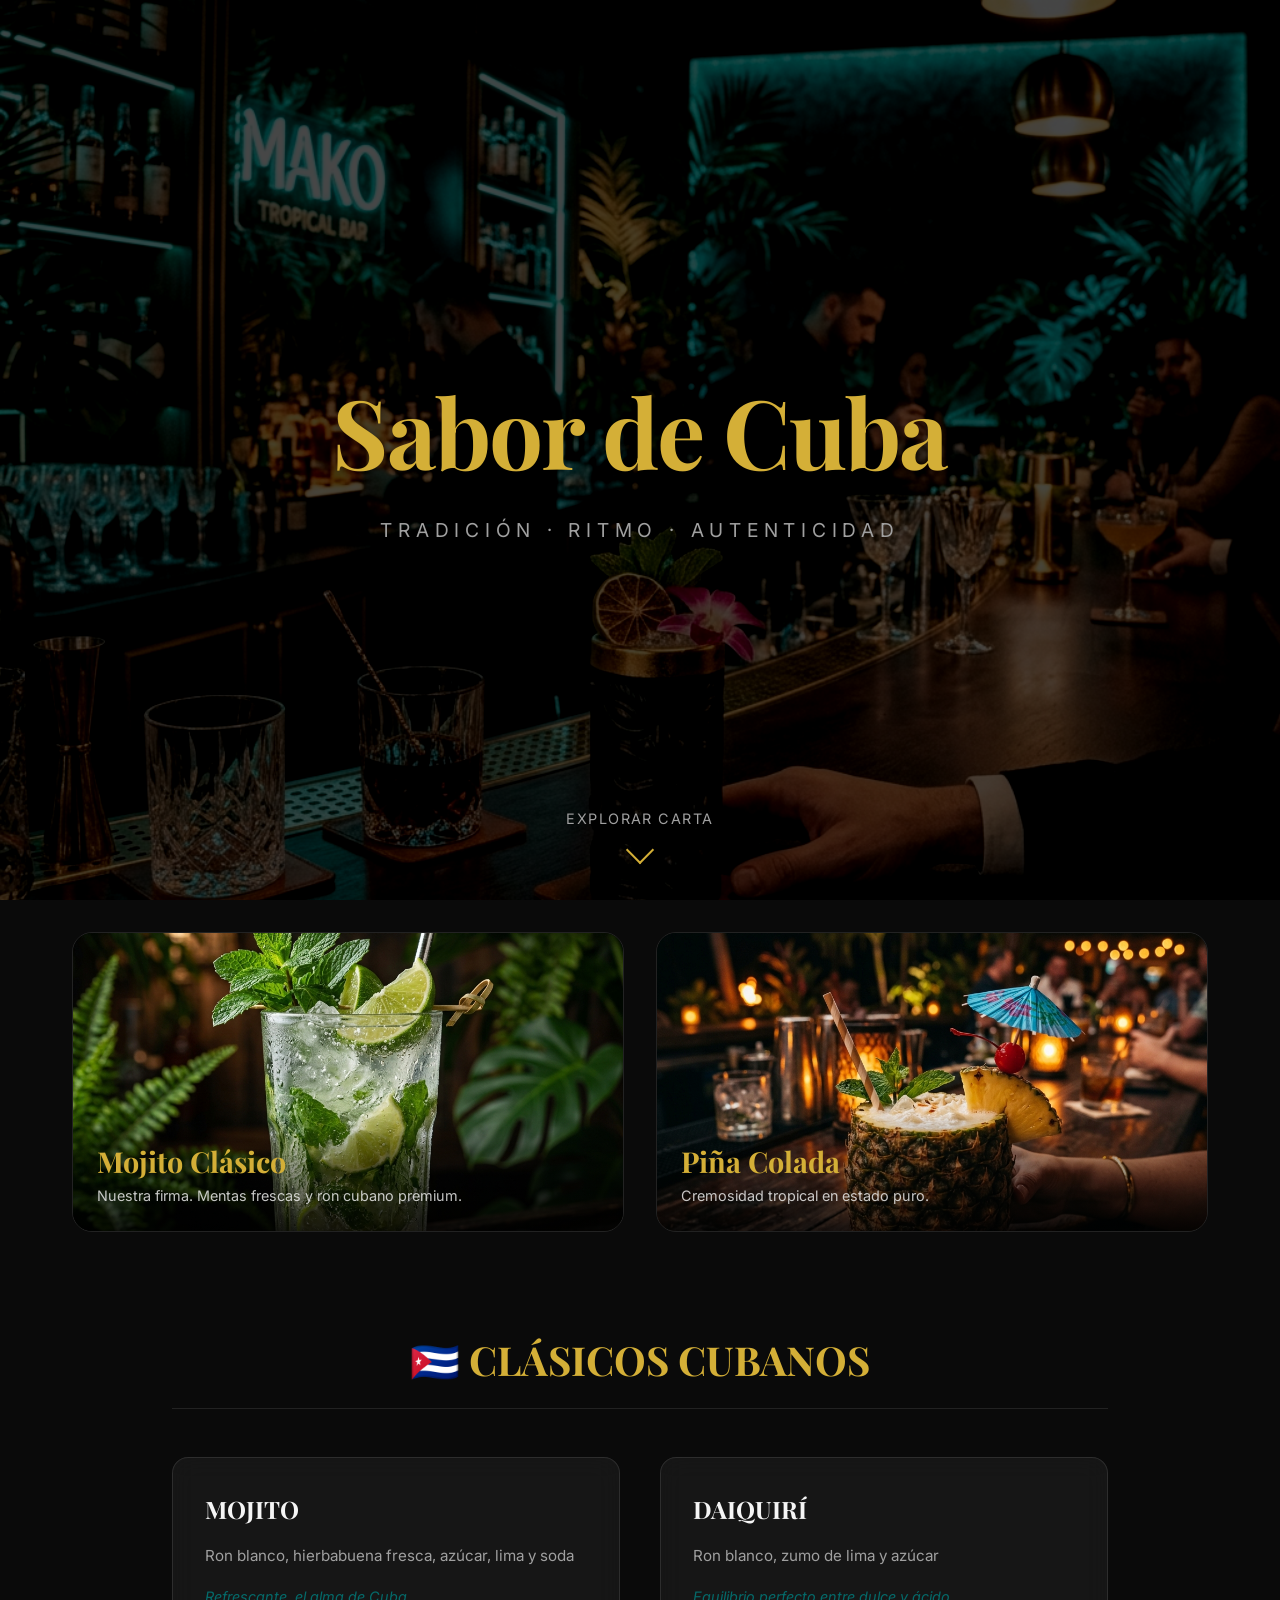
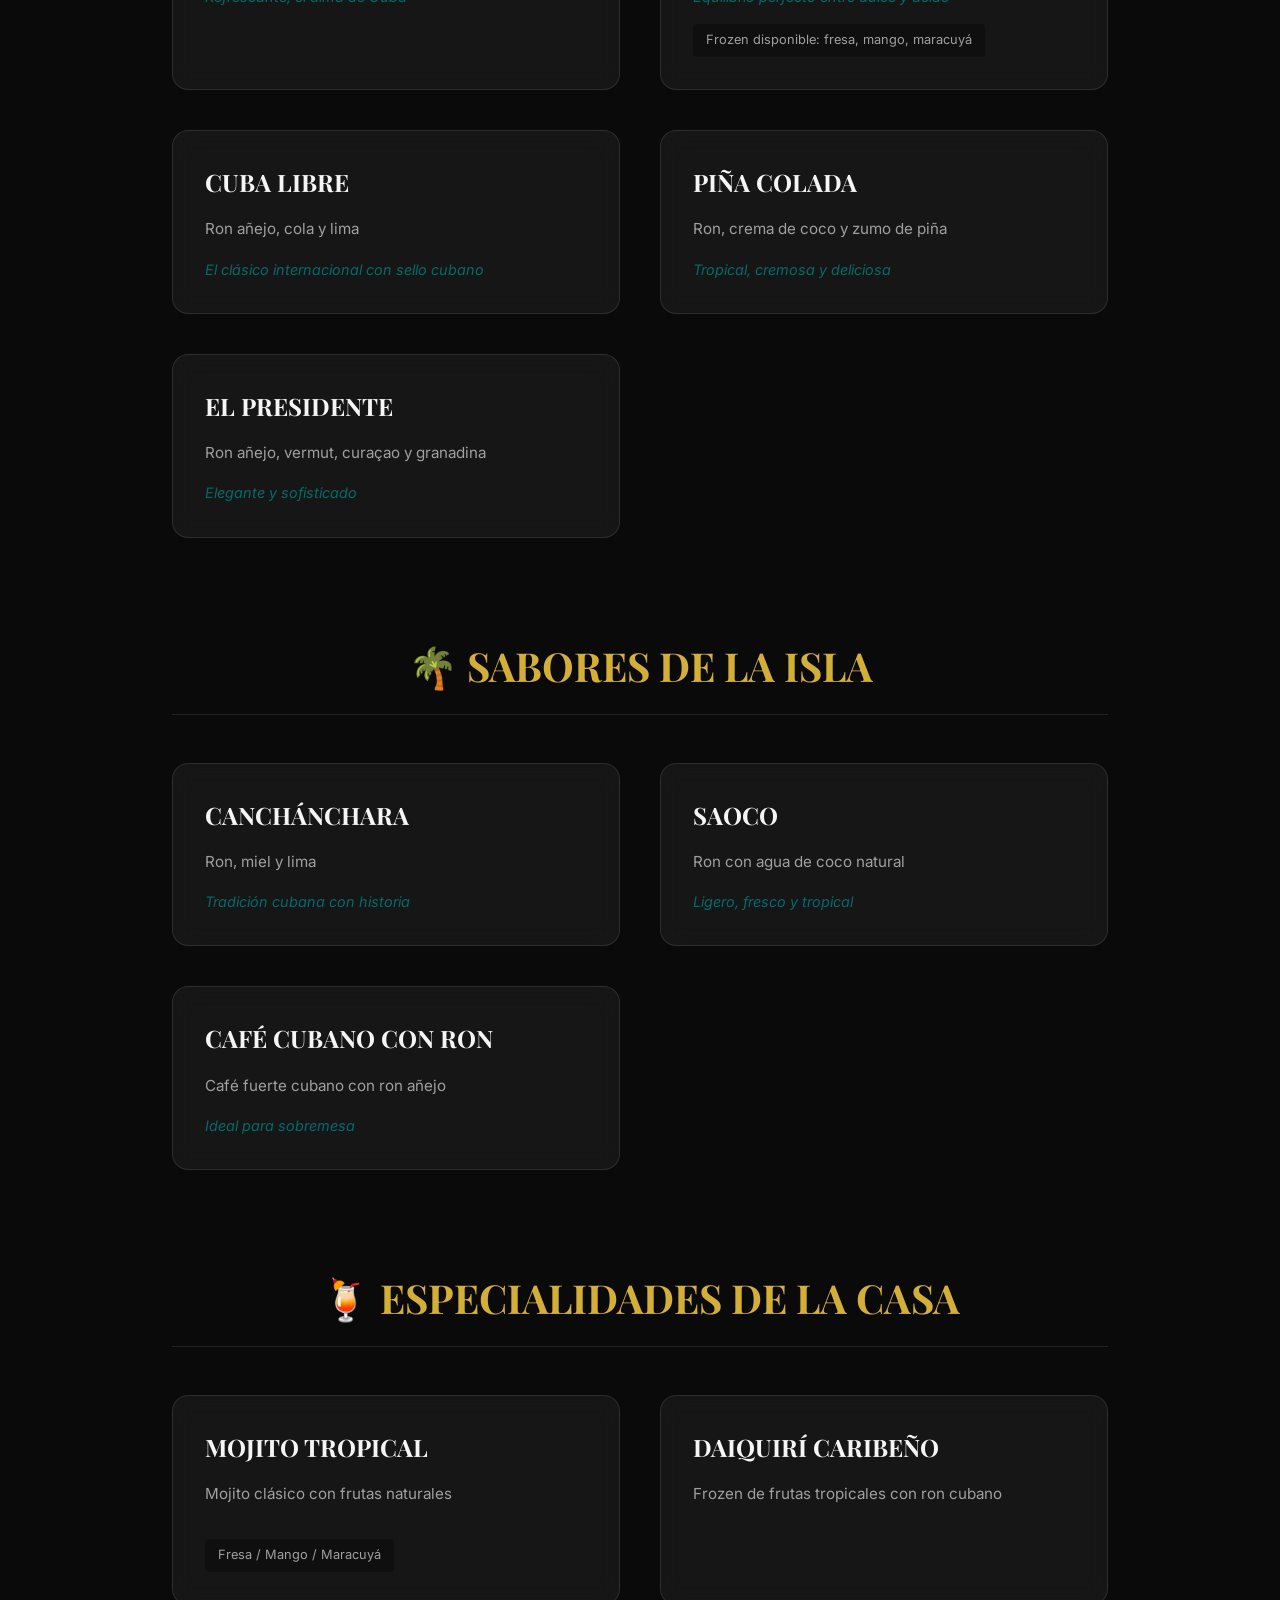
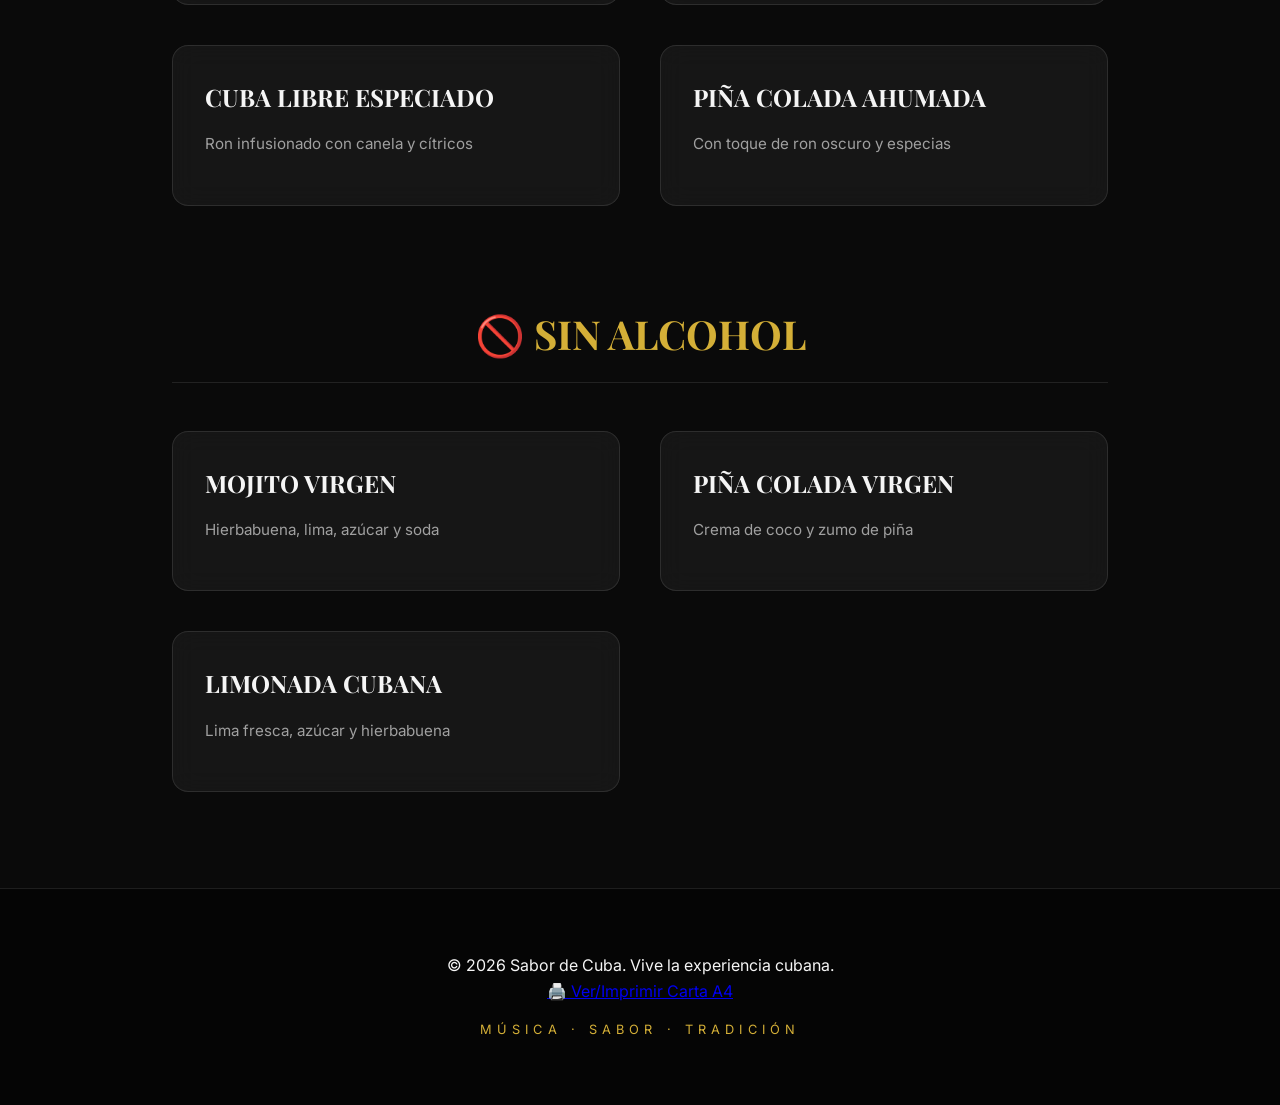
<file: index.html>
<!DOCTYPE html>
<html lang="es">
<head>
    <meta charset="UTF-8">
    <meta name="viewport" content="width=device-width, initial-scale=1.0">
    <title>Sabor de Cuba | Carta de Cócteles</title>
    <link rel="preconnect" href="https://fonts.googleapis.com">
    <link rel="preconnect" href="https://fonts.gstatic.com" crossorigin>
    <link href="https://fonts.googleapis.com/css2?family=Inter:wght@300;400;600&family=Playfair+Display:ital,wght@0,700;1,700&display=swap" rel="stylesheet">
    <link rel="stylesheet" href="style.css">
</head>
<body>
    <div class="background-overlay"></div>
    
    <header class="hero">
        <div class="logo-container">
            <h1 class="brand-title">Sabor de Cuba</h1>
            <p class="brand-subtitle">Tradición · Ritmo · Autenticidad</p>
        </div>
        <div class="scroll-indicator">
            <span>Explorar Carta</span>
            <div class="arrow"></div>
        </div>
    </header>

    <section class="featured-section reveal">
        <div class="featured-card">
            <img src="images/mojito.png" alt="Mojito Clásico" class="featured-img">
            <div class="featured-info">
                <h3>Mojito Clásico</h3>
                <p>Nuestra firma. Mentas frescas y ron cubano premium.</p>
            </div>
        </div>
        <div class="featured-card">
            <img src="images/pina_colada.png" alt="Piña Colada" class="featured-img">
            <div class="featured-info">
                <h3>Piña Colada</h3>
                <p>Cremosidad tropical en estado puro.</p>
            </div>
        </div>
    </section>

    <main id="menu-container">
        <!-- Categories and cocktails will be rendered here -->
    </main>

    <footer class="footer">
        <p>© 2026 Sabor de Cuba. Vive la experiencia cubana.</p>
        <div class="footer-actions">
            <a href="print.html" class="print-btn no-print">🖨️ Ver/Imprimir Carta A4</a>
        </div>
        <div class="footer-motto">Música · Sabor · Tradición</div>
    </footer>

    <script src="script.js"></script>
</body>
</html>
</file>
<file: style.css>
:root {
    --bg-dark: #0a0a0a;
    --primary-gold: #d4af37;
    --accent-teal: #008080;
    --text-light: #f5f5f5;
    --text-muted: #a0a0a0;
    --glass-bg: rgba(255, 255, 255, 0.05);
    --glass-border: rgba(255, 255, 255, 0.1);
    --transition-speed: 0.4s;
}

* {
    margin: 0;
    padding: 0;
    box-sizing: border-box;
}

body {
    background-color: var(--bg-dark);
    color: var(--text-light);
    font-family: 'Inter', sans-serif;
    line-height: 1.6;
    overflow-x: hidden;
}

.background-overlay {
    position: fixed;
    top: 0;
    left: 0;
    width: 100%;
    height: 100%;
    background: url('images/cocktail_bar_background.png') center/cover no-repeat;
    filter: brightness(0.3) contrast(1.1);
    z-index: -1;
}

/* Hero Section */
.hero {
    height: 100vh;
    display: flex;
    flex-direction: column;
    justify-content: center;
    align-items: center;
    text-align: center;
    position: relative;
}

.brand-title {
    font-family: 'Playfair Display', serif;
    font-size: clamp(3rem, 10vw, 6rem);
    font-weight: 700;
    margin-bottom: 0.5rem;
    letter-spacing: -0.02em;
    color: var(--primary-gold);
    text-shadow: 2px 2px 10px rgba(0, 0, 0, 0.5);
    opacity: 0;
    transform: translateY(30px);
    animation: fadeInSlideUp 1s cubic-bezier(0.22, 1, 0.36, 1) forwards;
}

.brand-subtitle {
    font-size: 1.2rem;
    color: var(--text-muted);
    letter-spacing: 0.3em;
    text-transform: uppercase;
    opacity: 0;
    animation: fadeIn 1.5s ease-out 0.5s forwards;
}

.scroll-indicator {
    position: absolute;
    bottom: 40px;
    display: flex;
    flex-direction: column;
    align-items: center;
    color: var(--text-muted);
    font-size: 0.9rem;
    letter-spacing: 0.1em;
    text-transform: uppercase;
}

.arrow {
    width: 20px;
    height: 20px;
    border-bottom: 2px solid var(--primary-gold);
    border-right: 2px solid var(--primary-gold);
    transform: rotate(45deg);
    margin-top: 10px;
    animation: bounce 2s infinite;
}

/* Featured Section */
.featured-section {
    display: flex;
    justify-content: center;
    gap: 2rem;
    padding: 2rem;
    max-width: 1200px;
    margin: 0 auto;
    flex-wrap: wrap;
}

.featured-card {
    flex: 1;
    min-width: 300px;
    position: relative;
    border-radius: 20px;
    overflow: hidden;
    height: 300px;
    border: 1px solid var(--glass-border);
}

.featured-img {
    width: 100%;
    height: 100%;
    object-fit: cover;
    transition: transform var(--transition-speed);
}

.featured-card:hover .featured-img {
    transform: scale(1.1);
}

.featured-info {
    position: absolute;
    bottom: 0;
    left: 0;
    width: 100%;
    padding: 1.5rem;
    background: linear-gradient(transparent, rgba(0, 0, 0, 0.8));
}

.featured-info h3 {
    font-family: 'Playfair Display', serif;
    font-size: 1.8rem;
    color: var(--primary-gold);
}

.featured-info p {
    font-size: 0.9rem;
    color: var(--text-light);
    opacity: 0.8;
}

/* Menu Layout */
#menu-container {
    max-width: 1000px;
    margin: 4rem auto;
    padding: 0 2rem;
}

.category-section {
    margin-bottom: 6rem;
}

.category-title {
    font-family: 'Playfair Display', serif;
    font-size: 2.5rem;
    color: var(--primary-gold);
    margin-bottom: 3rem;
    text-align: center;
    border-bottom: 1px solid var(--glass-border);
    padding-bottom: 1rem;
    display: flex;
    align-items: center;
    justify-content: center;
    gap: 1rem;
}

.cocktail-grid {
    display: grid;
    grid-template-columns: repeat(auto-fit, minmax(300px, 1fr));
    gap: 2.5rem;
}

/* Cocktail Card */
.cocktail-card {
    background: var(--glass-bg);
    border: 1px solid var(--glass-border);
    border-radius: 16px;
    padding: 2rem;
    backdrop-filter: blur(12px);
    transition: all var(--transition-speed) ease;
    cursor: pointer;
    position: relative;
    overflow: hidden;
}

.cocktail-card:hover {
    transform: translateY(-10px);
    border-color: var(--primary-gold);
    box-shadow: 0 10px 40px rgba(0, 0, 0, 0.4), 0 0 20px rgba(212, 175, 55, 0.1);
}

.cocktail-header {
    display: flex;
    justify-content: space-between;
    align-items: flex-start;
    margin-bottom: 1rem;
}

.cocktail-name {
    font-family: 'Playfair Display', serif;
    font-size: 1.5rem;
    font-weight: 700;
    color: var(--text-light);
}

.cocktail-price {
    color: var(--primary-gold);
    font-weight: 600;
    font-size: 1.2rem;
}

.cocktail-ingredients {
    font-size: 0.95rem;
    color: var(--text-muted);
    margin-bottom: 1rem;
}

.cocktail-description {
    font-style: italic;
    font-size: 0.9rem;
    color: var(--accent-teal);
    opacity: 0.8;
}

/* Info Items (Frozen, etc.) */
.cocktail-detail {
    margin-top: 1rem;
    font-size: 0.8rem;
    color: var(--text-muted);
    background: rgba(0, 0, 0, 0.3);
    padding: 0.4rem 0.8rem;
    border-radius: 4px;
    display: inline-block;
}

/* Footer */
.footer {
    padding: 4rem 2rem;
    text-align: center;
    background: rgba(0, 0, 0, 0.5);
    border-top: 1px solid var(--glass-border);
}

.footer-motto {
    margin-top: 1rem;
    color: var(--primary-gold);
    letter-spacing: 0.4em;
    font-size: 0.8rem;
    text-transform: uppercase;
}

/* Animations */
@keyframes fadeInSlideUp {
    from {
        opacity: 0;
        transform: translateY(30px);
    }
    to {
        opacity: 1;
        transform: translateY(0);
    }
}

@keyframes fadeIn {
    from { opacity: 0; }
    to { opacity: 1; }
}

@keyframes bounce {
    0%, 20%, 50%, 80%, 100% { transform: translateY(0) rotate(45deg); }
    40% { transform: translateY(-10px) rotate(45deg); }
    60% { transform: translateY(-5px) rotate(45deg); }
}

/* Scroll Animations */
.reveal {
    opacity: 0;
    transform: translateY(40px);
    transition: all 0.8s cubic-bezier(0.22, 1, 0.36, 1);
}

.reveal.active {
    opacity: 1;
    transform: translateY(0);
}

/* Responsive */
@media (max-width: 600px) {
    .cocktail-grid {
        grid-template-columns: 1fr;
    }
    
    .category-title {
        font-size: 2rem;
    }
}
</file>
